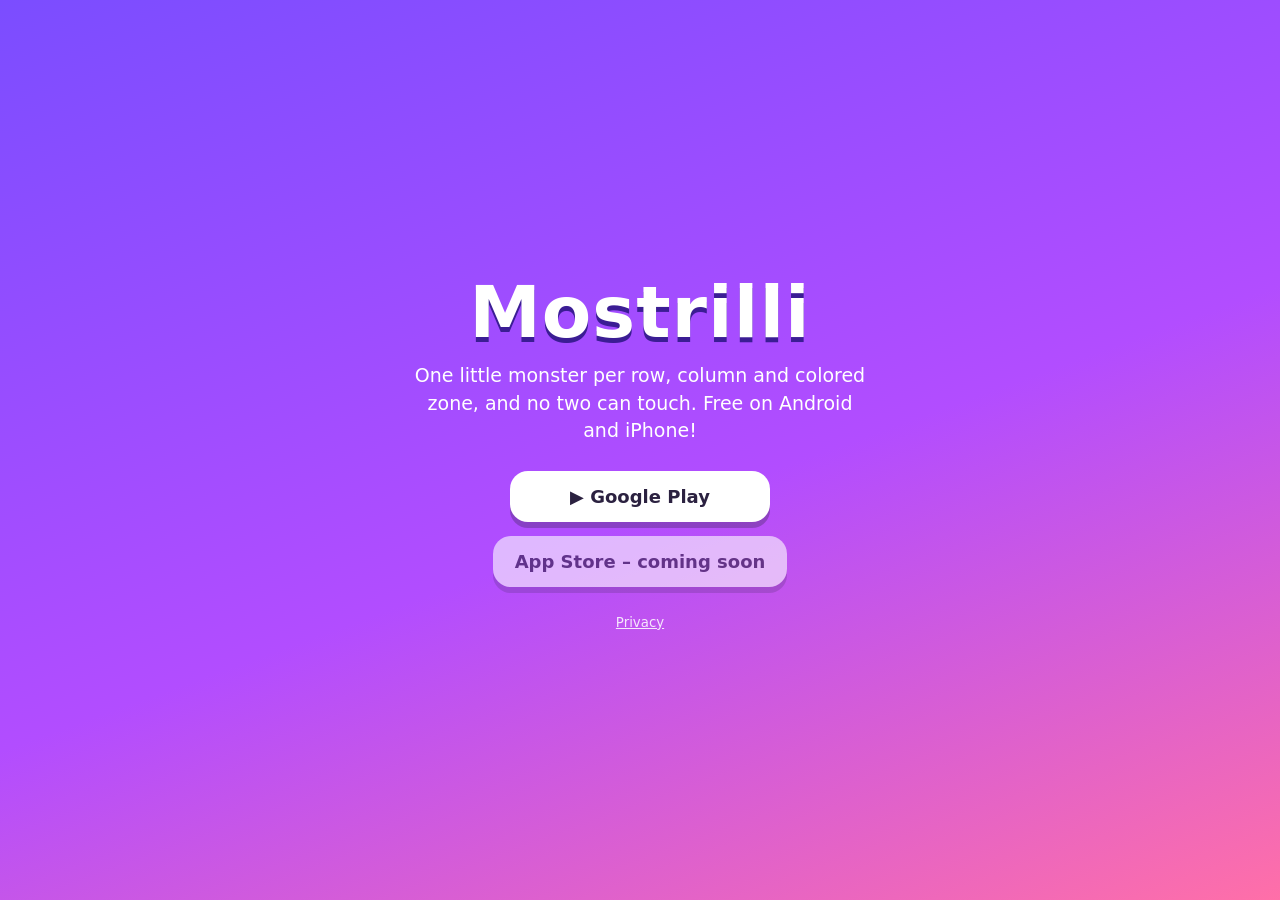
<file: docs/index.html>
<!doctype html>
<html lang="it">
<head>
<meta charset="utf-8">
<meta name="viewport" content="width=device-width, initial-scale=1">
<title>Mostrilli</title>
<meta name="description" content="Mostrilli: un mostriciattolo per riga, colonna e zona. Il puzzle di logica più carino!">
<meta property="og:title" content="Mostrilli – il puzzle dei mostriciattoli">
<meta property="og:description" content="Un mostrillo per riga, colonna e zona, senza che si tocchino. Riesci a battere il mio tempo?">
<style>
  :root { --bg1: #7b4dff; --bg2: #b24dff; --bg3: #ff6fa8; --ink: #2b2140; }
  * { box-sizing: border-box; }
  body { margin: 0; min-height: 100vh; display: grid; place-items: center; padding: 24px 16px;
         font-family: system-ui, -apple-system, "Segoe UI", Roboto, sans-serif; color: #fff;
         background: linear-gradient(160deg, var(--bg1), var(--bg2) 55%, var(--bg3)); text-align: center; }
  h1 { font-size: clamp(44px, 12vw, 72px); margin: 0 0 8px; letter-spacing: 1px; text-shadow: 0 5px 0 #3b1d94; }
  p { font-size: 19px; max-width: 460px; margin: 0 auto 26px; line-height: 1.45; }
  .btns { display: flex; flex-direction: column; gap: 14px; align-items: center; }
  a.store { display: inline-block; min-width: 260px; padding: 15px 22px; border-radius: 18px; background: #fff; color: var(--ink);
            font-weight: 800; font-size: 18px; text-decoration: none; box-shadow: 0 6px 0 rgba(43, 33, 64, .3); }
  a.store.off { opacity: .6; pointer-events: none; }
  small { display: block; margin-top: 28px; opacity: .85; }
  small a { color: #fff; }
</style>
</head>
<body>
<main>
  <h1>Mostrilli</h1>
  <p id="lead">Un mostriciattolo per riga, colonna e zona colorata, senza che si tocchino. Gratis su Android e iPhone!</p>
  <div class="btns">
    <a class="store" id="play" href="https://play.google.com/store/apps/details?id=it.mostrilli.app">▶ Google Play</a>
    <a class="store" id="ios" href="#">App Store</a>
  </div>
  <small><a href="privacy.html">Privacy</a></small>
</main>
<script>
  // Quando l'app sara' sull'App Store, incolla qui il suo link (es. https://apps.apple.com/app/id1234567890).
  var APP_STORE_URL = '';

  var ios = document.getElementById('ios');
  var en = !/^it/i.test(navigator.language || '');
  if (en) {
    document.documentElement.lang = 'en';
    document.getElementById('lead').textContent = 'One little monster per row, column and colored zone, and no two can touch. Free on Android and iPhone!';
  }
  if (APP_STORE_URL) ios.href = APP_STORE_URL;
  else { ios.classList.add('off'); ios.textContent = en ? 'App Store – coming soon' : 'App Store – in arrivo'; }

  // Porta direttamente allo store giusto chi apre il link dal telefono.
  var ua = navigator.userAgent || '';
  if (/android/i.test(ua)) location.replace(document.getElementById('play').href);
  else if (/iphone|ipad|ipod/i.test(ua) && APP_STORE_URL) location.replace(APP_STORE_URL);
</script>
</body>
</html>
</file>
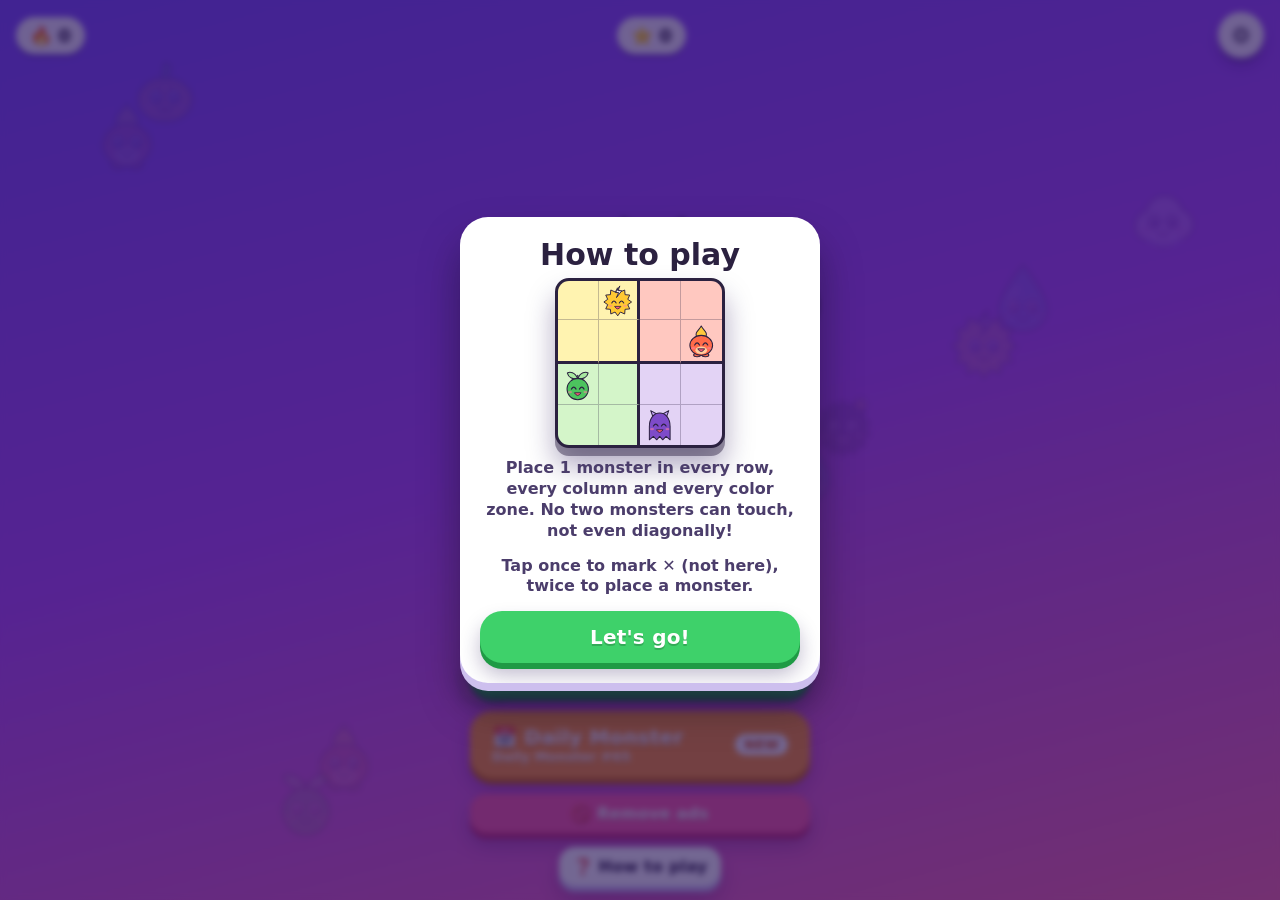
<file: app/src/main/assets/index.html>
<!doctype html>
<html lang="it">
<head>
<meta charset="utf-8">
<meta name="viewport" content="width=device-width, initial-scale=1, maximum-scale=1, user-scalable=no, viewport-fit=cover">
<meta name="theme-color" content="#6c3fd1">
<title>Mostrilli</title>
<link rel="stylesheet" href="style.css">
</head>
<body>
<div id="bg"></div>
<main id="app">
  <section id="home" class="screen"></section>
  <section id="game" class="screen"></section>
</main>
<div id="modal-root"></div>
<div id="toast"></div>
<canvas id="confetti"></canvas>
<script src="engine.js"></script>
<script src="creatures.js"></script>
<script src="puzzles.js" onerror="window.PUZZLES=null"></script>
<script src="app.js"></script>
</body>
</html>
</file>
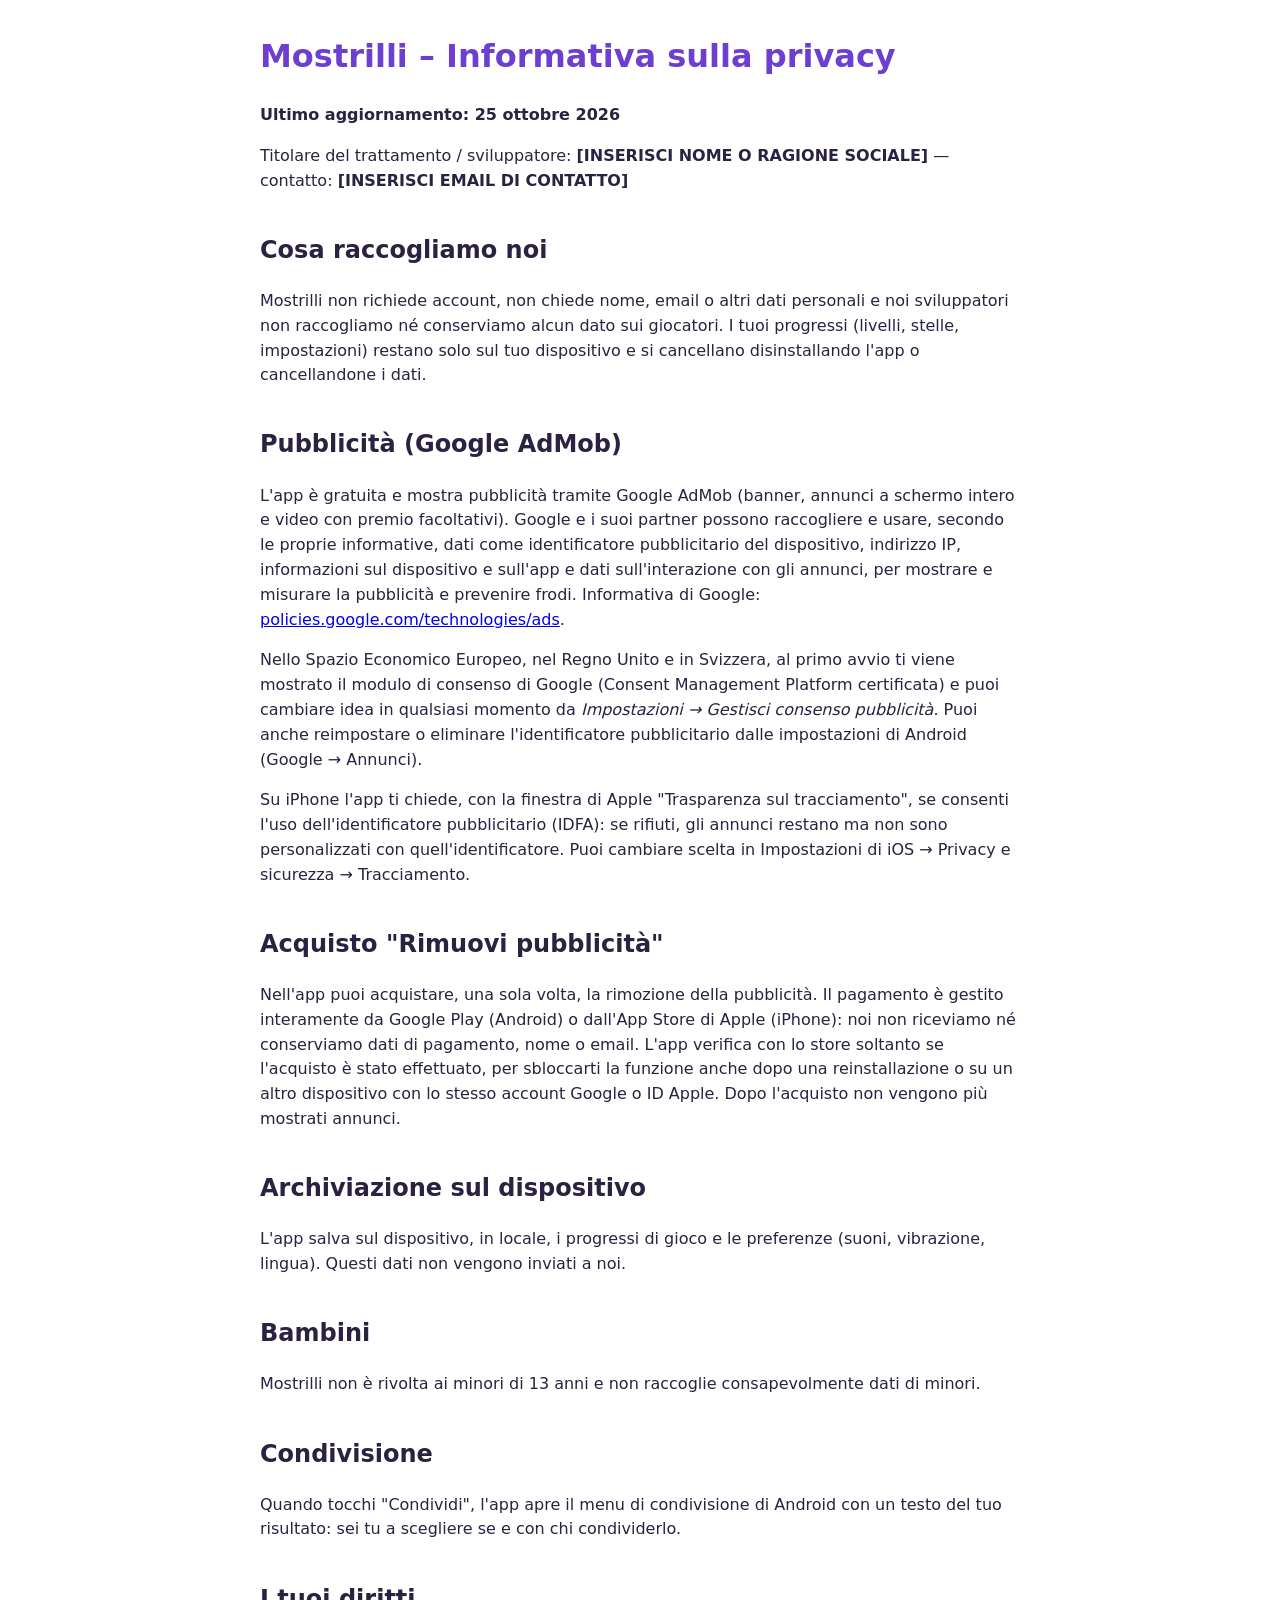
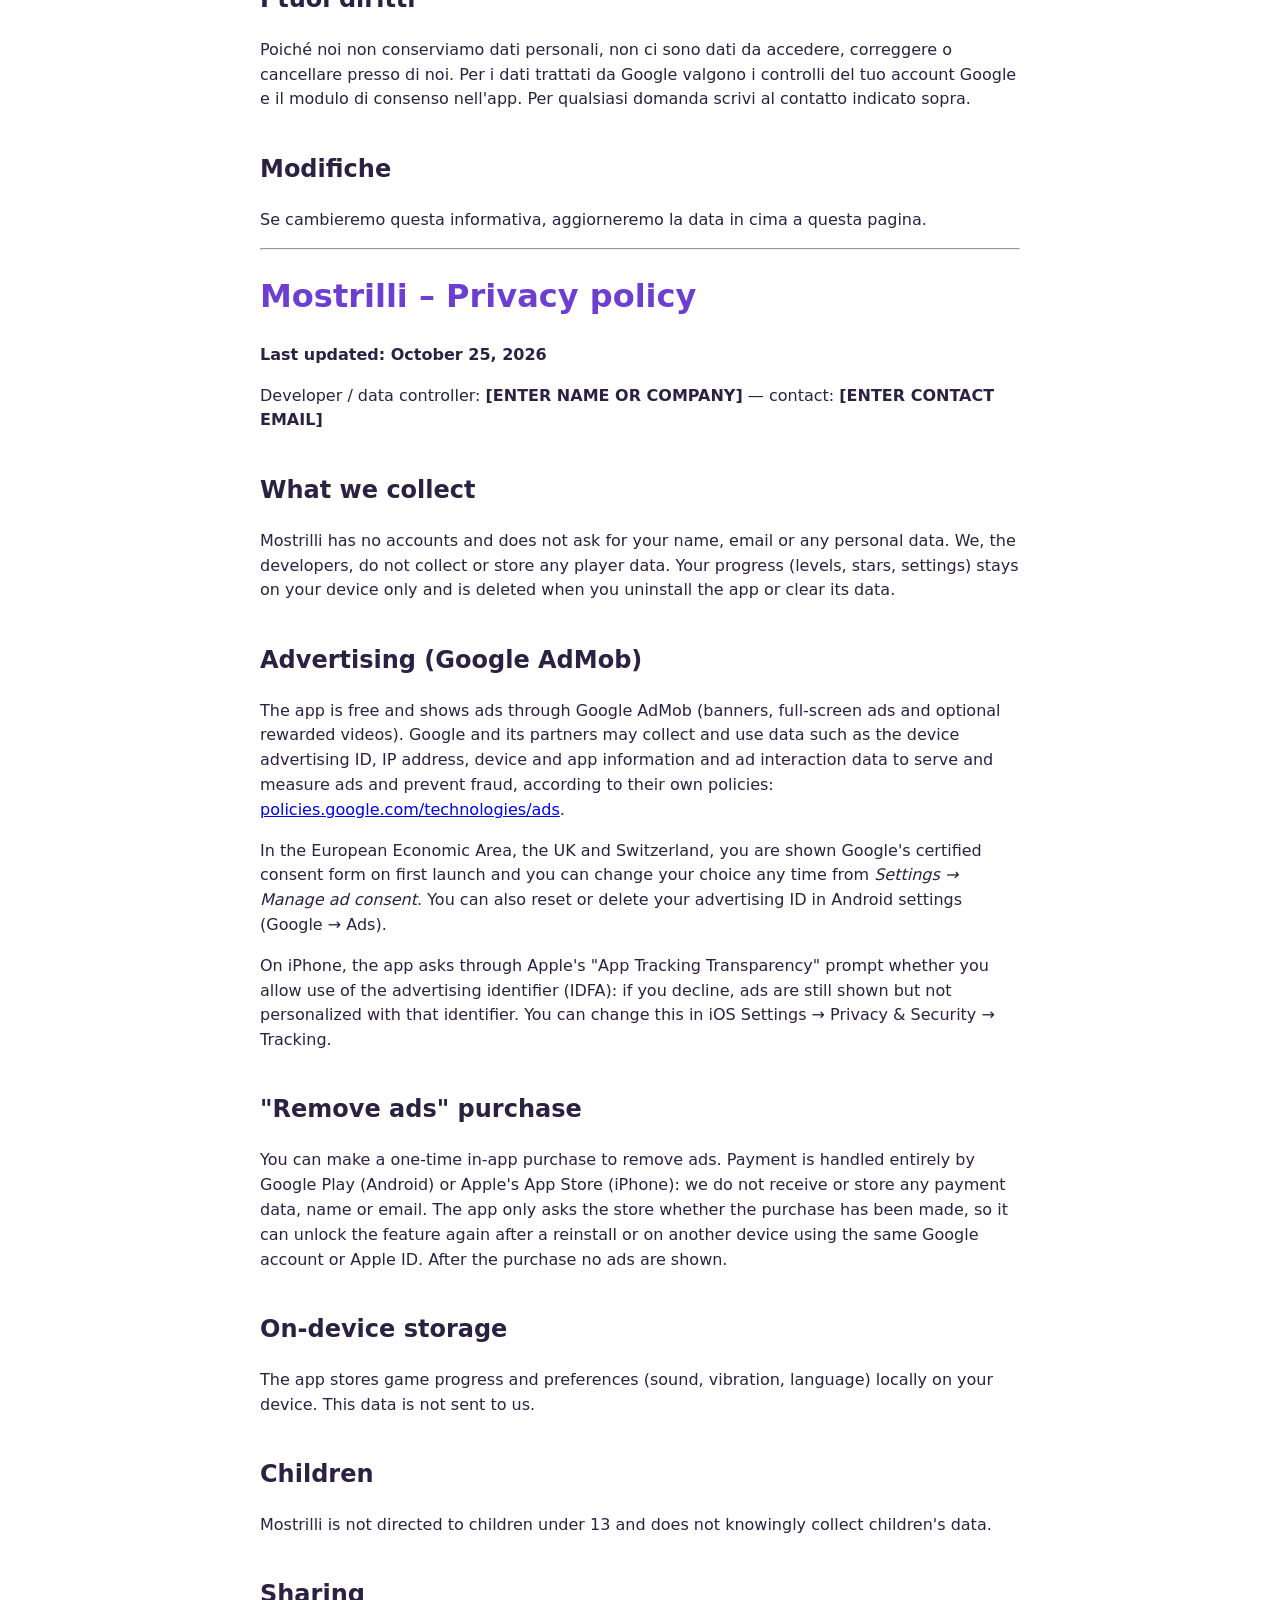
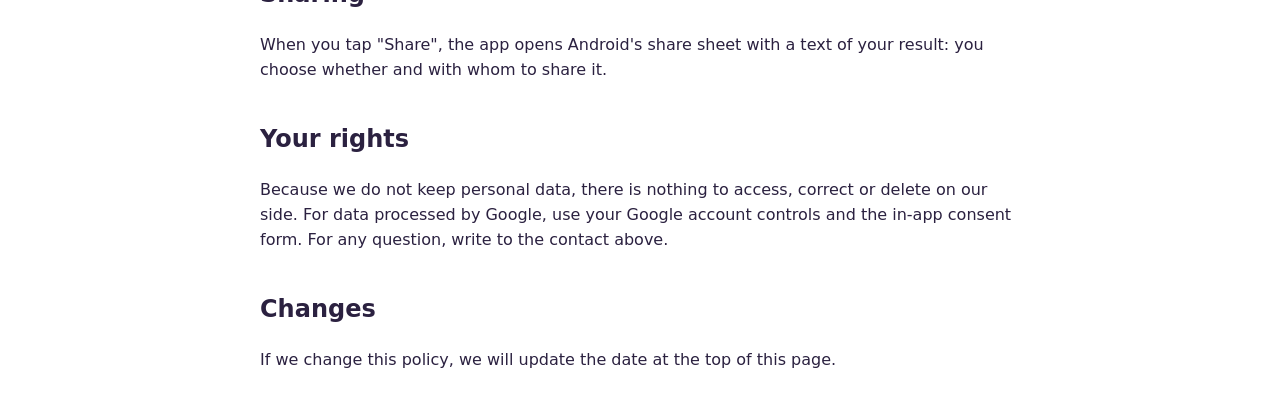
<file: docs/privacy.html>
<!doctype html>
<html lang="it">
<head>
<meta charset="utf-8">
<meta name="viewport" content="width=device-width, initial-scale=1">
<title>Mostrilli – Informativa sulla privacy / Privacy policy</title>
<style>
  body { font-family: system-ui, -apple-system, "Segoe UI", Roboto, sans-serif; max-width: 760px; margin: 32px auto; padding: 0 18px; line-height: 1.55; color: #2b2140; }
  h1 { color: #6c3fd1; } h2 { margin-top: 1.6em; }
  .box { background: #f4eefc; border-radius: 12px; padding: 12px 16px; }
</style>
</head>
<body>
<h1>Mostrilli – Informativa sulla privacy</h1>
<p><b>Ultimo aggiornamento: 25 ottobre 2026</b></p>
<p>Titolare del trattamento / sviluppatore: <b>[INSERISCI NOME O RAGIONE SOCIALE]</b> — contatto: <b>[INSERISCI EMAIL DI CONTATTO]</b></p>

<h2>Cosa raccogliamo noi</h2>
<p>Mostrilli non richiede account, non chiede nome, email o altri dati personali e noi sviluppatori non raccogliamo né conserviamo alcun dato sui giocatori. I tuoi progressi (livelli, stelle, impostazioni) restano solo sul tuo dispositivo e si cancellano disinstallando l'app o cancellandone i dati.</p>

<h2>Pubblicità (Google AdMob)</h2>
<p>L'app è gratuita e mostra pubblicità tramite Google AdMob (banner, annunci a schermo intero e video con premio facoltativi). Google e i suoi partner possono raccogliere e usare, secondo le proprie informative, dati come identificatore pubblicitario del dispositivo, indirizzo IP, informazioni sul dispositivo e sull'app e dati sull'interazione con gli annunci, per mostrare e misurare la pubblicità e prevenire frodi. Informativa di Google: <a href="https://policies.google.com/technologies/ads">policies.google.com/technologies/ads</a>.</p>
<p>Nello Spazio Economico Europeo, nel Regno Unito e in Svizzera, al primo avvio ti viene mostrato il modulo di consenso di Google (Consent Management Platform certificata) e puoi cambiare idea in qualsiasi momento da <i>Impostazioni → Gestisci consenso pubblicità</i>. Puoi anche reimpostare o eliminare l'identificatore pubblicitario dalle impostazioni di Android (Google → Annunci).</p>
<p>Su iPhone l'app ti chiede, con la finestra di Apple "Trasparenza sul tracciamento", se consenti l'uso dell'identificatore pubblicitario (IDFA): se rifiuti, gli annunci restano ma non sono personalizzati con quell'identificatore. Puoi cambiare scelta in Impostazioni di iOS → Privacy e sicurezza → Tracciamento.</p>

<h2>Acquisto "Rimuovi pubblicità"</h2>
<p>Nell'app puoi acquistare, una sola volta, la rimozione della pubblicità. Il pagamento è gestito interamente da Google Play (Android) o dall'App Store di Apple (iPhone): noi non riceviamo né conserviamo dati di pagamento, nome o email. L'app verifica con lo store soltanto se l'acquisto è stato effettuato, per sbloccarti la funzione anche dopo una reinstallazione o su un altro dispositivo con lo stesso account Google o ID Apple. Dopo l'acquisto non vengono più mostrati annunci.</p>

<h2>Archiviazione sul dispositivo</h2>
<p>L'app salva sul dispositivo, in locale, i progressi di gioco e le preferenze (suoni, vibrazione, lingua). Questi dati non vengono inviati a noi.</p>

<h2>Bambini</h2>
<p>Mostrilli non è rivolta ai minori di 13 anni e non raccoglie consapevolmente dati di minori.</p>

<h2>Condivisione</h2>
<p>Quando tocchi "Condividi", l'app apre il menu di condivisione di Android con un testo del tuo risultato: sei tu a scegliere se e con chi condividerlo.</p>

<h2>I tuoi diritti</h2>
<p>Poiché noi non conserviamo dati personali, non ci sono dati da accedere, correggere o cancellare presso di noi. Per i dati trattati da Google valgono i controlli del tuo account Google e il modulo di consenso nell'app. Per qualsiasi domanda scrivi al contatto indicato sopra.</p>

<h2>Modifiche</h2>
<p>Se cambieremo questa informativa, aggiorneremo la data in cima a questa pagina.</p>

<hr>

<h1>Mostrilli – Privacy policy</h1>
<p><b>Last updated: October 25, 2026</b></p>
<p>Developer / data controller: <b>[ENTER NAME OR COMPANY]</b> — contact: <b>[ENTER CONTACT EMAIL]</b></p>
<h2>What we collect</h2>
<p>Mostrilli has no accounts and does not ask for your name, email or any personal data. We, the developers, do not collect or store any player data. Your progress (levels, stars, settings) stays on your device only and is deleted when you uninstall the app or clear its data.</p>
<h2>Advertising (Google AdMob)</h2>
<p>The app is free and shows ads through Google AdMob (banners, full-screen ads and optional rewarded videos). Google and its partners may collect and use data such as the device advertising ID, IP address, device and app information and ad interaction data to serve and measure ads and prevent fraud, according to their own policies: <a href="https://policies.google.com/technologies/ads">policies.google.com/technologies/ads</a>.</p>
<p>In the European Economic Area, the UK and Switzerland, you are shown Google's certified consent form on first launch and you can change your choice any time from <i>Settings → Manage ad consent</i>. You can also reset or delete your advertising ID in Android settings (Google → Ads).</p>
<p>On iPhone, the app asks through Apple's "App Tracking Transparency" prompt whether you allow use of the advertising identifier (IDFA): if you decline, ads are still shown but not personalized with that identifier. You can change this in iOS Settings → Privacy &amp; Security → Tracking.</p>
<h2>"Remove ads" purchase</h2>
<p>You can make a one-time in-app purchase to remove ads. Payment is handled entirely by Google Play (Android) or Apple's App Store (iPhone): we do not receive or store any payment data, name or email. The app only asks the store whether the purchase has been made, so it can unlock the feature again after a reinstall or on another device using the same Google account or Apple ID. After the purchase no ads are shown.</p>
<h2>On-device storage</h2>
<p>The app stores game progress and preferences (sound, vibration, language) locally on your device. This data is not sent to us.</p>
<h2>Children</h2>
<p>Mostrilli is not directed to children under 13 and does not knowingly collect children's data.</p>
<h2>Sharing</h2>
<p>When you tap "Share", the app opens Android's share sheet with a text of your result: you choose whether and with whom to share it.</p>
<h2>Your rights</h2>
<p>Because we do not keep personal data, there is nothing to access, correct or delete on our side. For data processed by Google, use your Google account controls and the in-app consent form. For any question, write to the contact above.</p>
<h2>Changes</h2>
<p>If we change this policy, we will update the date at the top of this page.</p>
</body>
</html>
</file>
<file: app/src/main/assets/style.css>
:root {
  --ink: #2b2140;
  --purple: #6c3fd1;
  --pink: #ff5fa2;
  --ad-h: 0px;
  --font: "Baloo 2", "Fredoka", "Nunito", "Trebuchet MS", "Arial Rounded MT Bold", system-ui, -apple-system, "Segoe UI", Roboto, sans-serif;
}
* { box-sizing: border-box; -webkit-tap-highlight-color: transparent; }
html, body {
  margin: 0; height: 100%; overflow: hidden; overscroll-behavior: none;
  font-family: var(--font); font-weight: 800; color: var(--ink);
  user-select: none; -webkit-user-select: none; touch-action: manipulation;
  background: #5b2fd0;
}
body {
  background: linear-gradient(165deg, #7b4dff 0%, #b24dff 48%, #ff6fa8 100%);
}
#bg { position: fixed; inset: 0; overflow: hidden; pointer-events: none; }
#bg .drift {
  position: absolute; width: 74px; height: 74px; opacity: .16;
  animation: drift linear infinite; filter: saturate(.8);
}
@keyframes drift {
  from { transform: translateY(0) rotate(-8deg); }
  50% { transform: translateY(-34px) rotate(8deg); }
  to { transform: translateY(0) rotate(-8deg); }
}
#app { position: relative; height: 100%; padding-bottom: var(--ad-h); }
.screen { position: absolute; inset: 0; bottom: var(--ad-h); display: none; flex-direction: column; align-items: center; padding: 10px 16px 14px; }
.screen.active { display: flex; animation: fadein .25s ease-out; }
@keyframes fadein { from { opacity: 0; transform: translateY(8px); } to { opacity: 1; transform: none; } }

/* ---------- bottoni "caramella" ---------- */
.btn {
  font: inherit; font-weight: 900; letter-spacing: .2px; border: 0; cursor: pointer; color: #fff;
  border-radius: 22px; padding: 14px 22px; font-size: 20px;
  background: var(--c, #7b4dff);
  box-shadow: 0 6px 0 var(--cd, #4a28b0), 0 12px 20px rgba(30, 10, 80, .28);
  text-shadow: 0 2px 0 rgba(0, 0, 0, .18);
  transition: transform .08s, box-shadow .08s;
}
.btn:active { transform: translateY(5px); box-shadow: 0 1px 0 var(--cd, #4a28b0), 0 3px 8px rgba(30, 10, 80, .3); }
.btn.green { --c: #3ed16a; --cd: #1f9a45; }
.btn.orange { --c: #ff9a2e; --cd: #cc6a00; }
.btn.pink { --c: #ff5fa2; --cd: #c62d72; }
.btn.blue { --c: #3fa2f6; --cd: #1c6fba; }
.btn.white { --c: #fff; --cd: #cdbfee; color: var(--ink); text-shadow: none; }
.btn.small { font-size: 16px; padding: 10px 14px; border-radius: 16px; }
.round {
  width: 46px; height: 46px; border-radius: 50%; border: 0; font: inherit; font-size: 22px; cursor: pointer;
  background: rgba(255, 255, 255, .92); color: var(--ink);
  box-shadow: 0 4px 0 rgba(43, 33, 64, .25), 0 8px 14px rgba(30, 10, 80, .22);
  display: grid; place-items: center;
}
.round:active { transform: translateY(3px); box-shadow: 0 1px 0 rgba(43, 33, 64, .25); }

/* ---------- home ---------- */
#home { justify-content: flex-start; }
.topbar { width: 100%; display: flex; align-items: center; justify-content: space-between; min-height: 50px; }
.pill {
  background: rgba(255, 255, 255, .92); border-radius: 999px; padding: 8px 14px; font-size: 18px;
  box-shadow: 0 4px 0 rgba(43, 33, 64, .22); color: var(--ink);
}
.hero { flex: 1; width: 100%; display: flex; flex-direction: column; align-items: center; justify-content: center; min-height: 0; }
.parade { position: relative; width: 100%; max-width: 360px; height: 150px; margin-bottom: 4px; }
.parade .m { position: absolute; width: 92px; height: 92px; filter: drop-shadow(0 8px 0 rgba(43, 33, 64, .22)); animation: bob 1.8s ease-in-out infinite; }
@keyframes bob { 0%, 100% { transform: translateY(0) rotate(-3deg); } 50% { transform: translateY(-14px) rotate(3deg) scale(1.04); } }
.logo {
  font-size: clamp(46px, 15vw, 70px); line-height: .95; margin: 0; text-align: center; color: #fff; letter-spacing: 1px;
  text-shadow: 0 4px 0 #3b1d94, 0 8px 0 rgba(43, 33, 64, .35), 0 0 22px rgba(255, 255, 255, .35);
  -webkit-text-stroke: 2px #3b1d94; paint-order: stroke fill;
  animation: logo 2.6s ease-in-out infinite;
}
@keyframes logo { 0%, 100% { transform: rotate(-1.5deg) scale(1); } 50% { transform: rotate(1.5deg) scale(1.04); } }
.tag { margin: 8px 0 0; color: #fff; font-size: 17px; text-shadow: 0 2px 0 rgba(43, 33, 64, .35); text-align: center; }
.menu { width: 100%; max-width: 340px; display: flex; flex-direction: column; gap: 16px; padding: 12px 0 8px; }
.menu .btn { display: flex; justify-content: space-between; align-items: center; gap: 10px; width: 100%; text-align: left; }
.menu .btn .sub { font-size: 13px; opacity: .92; display: block; font-weight: 700; }
.menu .btn.center { justify-content: center; }
.badge { background: #fff; color: #cc4b00; border-radius: 999px; font-size: 13px; padding: 3px 9px; text-shadow: none; animation: pulse 1.1s ease-in-out infinite; }
@keyframes pulse { 0%, 100% { transform: scale(1); } 50% { transform: scale(1.14); } }
.bottomrow { display: flex; gap: 12px; justify-content: center; padding-top: 6px; }

/* ---------- gioco ---------- */
#game { justify-content: flex-start; gap: 8px; }
#game .topbar h2 { margin: 0; color: #fff; font-size: 24px; text-shadow: 0 3px 0 rgba(43, 33, 64, .4); text-align: center; flex: 1; }
.timer { color: #fff; font-size: 24px; text-shadow: 0 3px 0 rgba(43, 33, 64, .4); font-variant-numeric: tabular-nums; min-height: 34px; }
#boardArea { flex: 1; width: 100%; min-height: 0; display: flex; align-items: center; justify-content: center; }
.board {
  --n: 6; display: grid; grid-template-columns: repeat(var(--n), 1fr); grid-template-rows: repeat(var(--n), 1fr);
  border: 4px solid var(--ink); border-radius: 18px; overflow: hidden; background: var(--ink);
  box-shadow: 0 8px 0 rgba(43, 33, 64, .45), 0 18px 28px rgba(30, 10, 80, .35);
}
.cell {
  position: relative; display: grid; place-items: center; padding: 6%; cursor: pointer;
  border-right: 1.5px solid rgba(43, 33, 64, .28); border-bottom: 1.5px solid rgba(43, 33, 64, .28);
  transition: filter .12s;
}
.cell.br { border-right: 3.5px solid var(--ink); }
.cell.bb { border-bottom: 3.5px solid var(--ink); }
.cell.lastc { border-right-width: 0; }
.cell.lastr { border-bottom-width: 0; }
.cell:active { filter: brightness(.93); }
.cell svg { width: 100%; height: 100%; display: block; overflow: visible; }
.cell .xmark { width: 44%; height: 44%; opacity: .55; animation: pop .22s ease-out; }
.cell.pop svg.mon { animation: pop .38s cubic-bezier(.2, 1.6, .4, 1); }
@keyframes pop { 0% { transform: scale(.2) rotate(-12deg); opacity: 0; } 70% { transform: scale(1.18) rotate(4deg); opacity: 1; } 100% { transform: scale(1) rotate(0); } }
.cell.bad { animation: shake .4s; background-image: repeating-linear-gradient(45deg, rgba(255, 60, 90, .22) 0 8px, transparent 8px 16px); }
@keyframes shake { 0%, 100% { transform: translateX(0); } 25% { transform: translateX(-3px); } 75% { transform: translateX(3px); } }
.cell.hinted { animation: glow .9s ease-out; }
@keyframes glow { 0% { box-shadow: inset 0 0 0 0 #fff; } 40% { box-shadow: inset 0 0 0 99px rgba(255, 255, 255, .85); } 100% { box-shadow: inset 0 0 0 0 #fff; } }
.cell.dance svg.mon { animation: dance .7s ease-in-out infinite; animation-delay: var(--d, 0s); }
@keyframes dance { 0%, 100% { transform: translateY(0) rotate(-6deg); } 50% { transform: translateY(-16%) rotate(6deg) scale(1.08); } }
.mon .eyes { animation: blink 4.2s infinite; transform-origin: 50% 55%; transform-box: fill-box; }
@keyframes blink { 0%, 93%, 100% { transform: scaleY(1); } 96% { transform: scaleY(.1); } }

.strip { display: flex; gap: 6px; justify-content: center; flex-wrap: wrap; min-height: 40px; align-items: center; }
.strip .chip {
  width: 38px; height: 38px; border-radius: 12px; padding: 3px; background: rgba(255, 255, 255, .25);
  filter: grayscale(1) opacity(.55); transition: filter .25s, transform .25s;
}
.strip .chip.got { filter: none; transform: scale(1.08); background: var(--bg); box-shadow: 0 3px 0 rgba(43, 33, 64, .35); }
.controls { display: flex; gap: 12px; padding-top: 6px; }
.controls .btn { font-size: 17px; padding: 11px 16px; position: relative; }
.hcount {
  position: absolute; top: -9px; right: -7px; background: #fff; color: var(--ink); text-shadow: none;
  border-radius: 999px; min-width: 26px; height: 26px; display: grid; place-items: center; font-size: 14px; padding: 0 6px;
  box-shadow: 0 2px 0 rgba(43, 33, 64, .3);
}

/* ---------- modali ---------- */
#modal-root { position: fixed; inset: 0; z-index: 20; pointer-events: none; }
.overlay {
  position: absolute; inset: 0; background: rgba(30, 10, 80, .62); backdrop-filter: blur(3px);
  display: grid; place-items: center; padding: 18px; pointer-events: auto; animation: fadein .2s;
}
.card {
  width: 100%; max-width: 360px; background: #fff; border-radius: 28px; padding: 22px 20px 20px; text-align: center;
  box-shadow: 0 8px 0 #cdbfee, 0 24px 40px rgba(0, 0, 0, .35); animation: cardin .35s cubic-bezier(.2, 1.4, .4, 1);
  max-height: 92vh; overflow: auto;
}
@keyframes cardin { from { transform: scale(.7) translateY(30px); opacity: 0; } to { transform: none; opacity: 1; } }
.card h3 { margin: 0 0 8px; font-size: 30px; line-height: 1.05; }
.card p { margin: 6px 0 14px; font-size: 16px; font-weight: 700; line-height: 1.3; color: #4b3d6b; }
.card .row { display: flex; flex-direction: column; gap: 12px; margin-top: 12px; }
.card .row.h { flex-direction: row; justify-content: center; }
.stars { font-size: 46px; line-height: 1.15; letter-spacing: 4px; margin: 2px 0 10px; }
.stars span { display: inline-block; animation: starin .5s cubic-bezier(.2, 1.8, .4, 1) both; }
.stars span:nth-child(2) { animation-delay: .18s; } .stars span:nth-child(3) { animation-delay: .36s; }
.stars .off { filter: grayscale(1) opacity(.3); }
@keyframes starin { from { transform: scale(0) rotate(-90deg); } to { transform: scale(1) rotate(0); } }
.winmons { display: flex; justify-content: center; gap: 4px; margin: 6px 0; }
.winmons .wm { width: 58px; height: 58px; animation: dance .8s ease-in-out infinite; animation-delay: var(--d, 0s); }
.bignum { font-size: 22px; color: var(--purple); margin-bottom: 4px; }
.toggle { display: flex; align-items: center; justify-content: space-between; padding: 12px 6px; font-size: 19px; border-bottom: 2px solid #efe9fb; cursor: pointer; }
.sw { width: 54px; height: 30px; border-radius: 999px; background: #d8cff0; position: relative; transition: background .2s; flex: none; }
.sw::after { content: ""; position: absolute; top: 3px; left: 3px; width: 24px; height: 24px; border-radius: 50%; background: #fff; transition: transform .2s; box-shadow: 0 2px 0 rgba(0, 0, 0, .2); }
.toggle.on .sw { background: #3ed16a; }
.toggle.on .sw::after { transform: translateX(24px); }
.demo { --n: 4; width: 170px; height: 170px; margin: 4px auto 10px; border-width: 3px; border-radius: 14px; }
.demo .cell { padding: 8%; cursor: default; }
.link { display: block; margin-top: 10px; font-size: 14px; color: #7a6aa0; text-decoration: underline; cursor: pointer; font-weight: 700; }
#toast {
  position: fixed; left: 50%; bottom: calc(var(--ad-h) + 90px); transform: translate(-50%, 20px); background: var(--ink); color: #fff;
  padding: 12px 18px; border-radius: 999px; font-size: 16px; opacity: 0; transition: .25s; z-index: 40; pointer-events: none; max-width: 86vw; text-align: center;
}
#toast.show { opacity: 1; transform: translate(-50%, 0); }
#confetti { position: fixed; inset: 0; z-index: 30; pointer-events: none; }
.fakead { position: fixed; inset: 0; z-index: 50; background: #111; color: #fff; display: grid; place-items: center; text-align: center; font-size: 22px; }
@media (max-height: 640px) {
  .parade { height: 110px; } .parade .m { width: 70px; height: 70px; }
  .menu { gap: 10px; } .btn { padding: 11px 18px; font-size: 18px; }
}
@media (prefers-reduced-motion: reduce) {
  *, *::before, *::after { animation-duration: .01ms !important; animation-iteration-count: 1 !important; }
}
</file>
